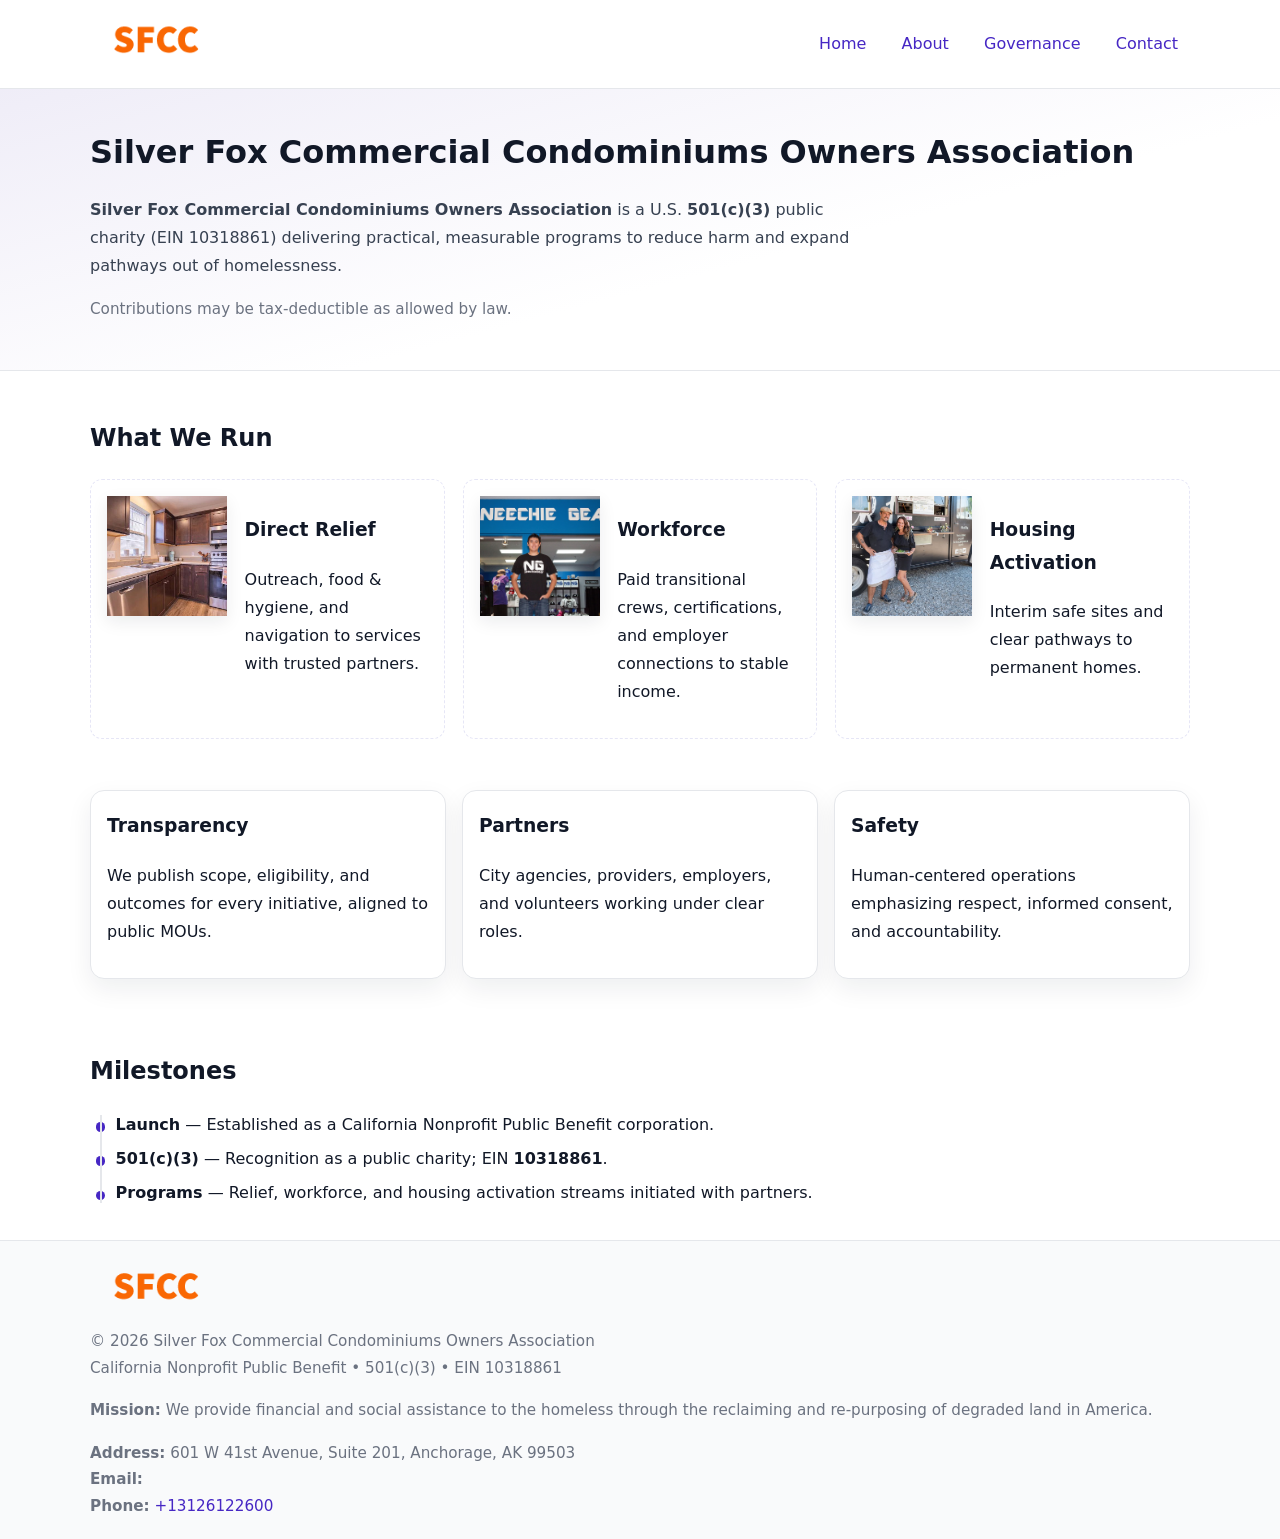
<file: index.html>
<!doctype html>
<html lang="en">
<head>
<meta charset="utf-8"/><meta name="viewport" content="width=device-width,initial-scale=1"/>
<title>Silver Fox Commercial Condominiums Owners Association – Nonprofit • 2025</title>
<link rel="stylesheet" href="assets/styles.css"/><link rel="icon" href="images/logo.png">
<meta name="data-ein" content="10318861"><meta name="data-name" content="Silver Fox Commercial Condominiums Owners Association">
<meta name="data-email" content=""><meta name="data-phone" content="+13126122600">
<meta name="data-address" content="601 W 41st Avenue, Suite 201,
Anchorage, AK 99503"><meta name="data-map" content="601+W+41st+Avenue,+Suite+201,+Anchorage,+AK+99503">
  <meta name="description" content="Dedicated to community services, education, and direct relief, Silver Fox Commercial Condominiums Owners Association collaborates with neighbors and partners to deliver practical h.">
<meta name="facebook-domain-verification" content="4wovu2my3kx6qn3melsugoc1unhwmr" />
</head>
<body>
<div style="position:absolute;left:-9999px;top:-9999px;opacity:0" data-uniq="{{UNIQUE_BLOB}}">
  <span>Dedicated to community services, education, and direct relief, Silver Fox Commercial Condominiums Owners Association collaborates with neighbors and partners to deliver practical help and long-term impact.</span><svg width="12" height="12" viewBox="0 0 12 12" xmlns="http://www.w3.org/2000/svg"><circle cx="6" cy="6" r="5" fill="#28a745"/></svg><img src="images/community.jpg" width="1" height="1" alt="" loading="lazy"/>
</div>

<header>
  <div class="header-wrap">
    <a href="index.html" aria-label="Home"><img src="images/logo.png" alt="Silver Fox Commercial Condominiums Owners Association logo" style="width:132px"></a>
    <nav><a class="active" href="index.html">Home</a><a href="about.html">About</a><a href="governance.html">Governance</a><a href="contact.html">Contact</a></nav>
  </div>
</header>

<section class="cc47b90bc12">
  <div class="container">
    <h1>Silver Fox Commercial Condominiums Owners Association</h1>
    <p class="c5d3ef77e97"><strong>Silver Fox Commercial Condominiums Owners Association</strong> is a U.S. <strong>501(c)(3)</strong> public charity (EIN 10318861) delivering practical, measurable programs to reduce harm and expand pathways out of homelessness.</p>
    <p class="small">Contributions may be tax-deductible as allowed by law.</p>
  </div>
</section>

<main>
  <!-- What We Run: ảnh vuông 120x120 -->
  <section class="section">
    <div class="container">
      <h2>What We Run</h2>
      <div class="feature-row">
        <div class="feature">
          <img class="thumb" src="images/relief.jpg" alt="Direct Relief">
          <div><h3>Direct Relief</h3><p>Outreach, food & hygiene, and navigation to services with trusted partners.</p></div>
        </div>
        <div class="feature">
          <img class="thumb" src="images/jobs.jpg" alt="Workforce">
          <div><h3>Workforce</h3><p>Paid transitional crews, certifications, and employer connections to stable income.</p></div>
        </div>
        <div class="feature">
          <img class="thumb" src="images/land.jpg" alt="Housing Activation">
          <div><h3>Housing Activation</h3><p>Interim safe sites and clear pathways to permanent homes.</p></div>
        </div>
      </div>
    </div>
  </section>

  <section class="section">
    <div class="container grid">
      <div class="cards">
        <article class="cd2ee8f9d97"><h3>Transparency</h3><p>We publish scope, eligibility, and outcomes for every initiative, aligned to public MOUs.</p></article>
        <article class="cd2ee8f9d97"><h3>Partners</h3><p>City agencies, providers, employers, and volunteers working under clear roles.</p></article>
        <article class="cd2ee8f9d97"><h3>Safety</h3><p>Human-centered operations emphasizing respect, informed consent, and accountability.</p></article>
      </div>
    </div>
  </section>

  <!-- Milestones: bullet chuẩn -->
  <section class="section">
    <div class="container">
      <h2>Milestones</h2>
      <ul class="timeline">
        <li><strong>Launch</strong> — Established as a California Nonprofit Public Benefit corporation.</li>
        <li><strong>501(c)(3)</strong> — Recognition as a public charity; EIN <strong>10318861</strong>.</li>
        <li><strong>Programs</strong> — Relief, workforce, and housing activation streams initiated with partners.</li>
      </ul>
    </div>
  </section>

  <footer>
    <div class="grid">
      <div><img src="images/logo.png" alt="" style="width:132px;margin-bottom:.5rem"><div class="small">© <span id="year"></span> Silver Fox Commercial Condominiums Owners Association</div><div class="small">California Nonprofit Public Benefit • 501(c)(3) • EIN 10318861</div></div>
      <div><div class="small"><strong>Mission:</strong> We provide financial and social assistance to the homeless through the reclaiming and re-purposing of degraded land in America.</div></div>
      <div><div class="small"><strong>Address:</strong> 601 W 41st Avenue, Suite 201,
Anchorage, AK 99503<br><strong>Email:</strong> <a href="mailto:"></a><br><strong>Phone:</strong> <a href="tel:+13126122600">+13126122600</a></div></div>
    </div>
  </footer>
</main>

<!-- color/skin -->
<script>(function(){function g(n){const e=document.querySelector('meta[name="'+n+'"]');return e?e.content:''}
function h(s){let x=2166136261>>>0;for(let i=0;i<s.length;i++){x^=s.charCodeAt(i);x=(x*16777619)>>>0}return x>>>0}
let k=(g('data-ein')||'').replace(/\D+/g,'');if(!k)k=g('data-name')||location.hostname||'d';
const key=h(String(k)),H=key%360,S=55+(key%20),L=46;
const r=document.documentElement;r.style.setProperty('--brand',`hsl(${H} ${S}% ${L}%)`);
r.style.setProperty('--brand-ink',`hsl(${H} ${Math.min(95,S+10)}% ${Math.max(22,L-18)}%)`);
r.style.setProperty('--soft',`hsl(${H} ${Math.max(40,S-25)}% 95%)`);
const y=document.getElementById('year'); if(y) y.textContent=new Date().getFullYear();})();</script>
</body>
</html>
</file>
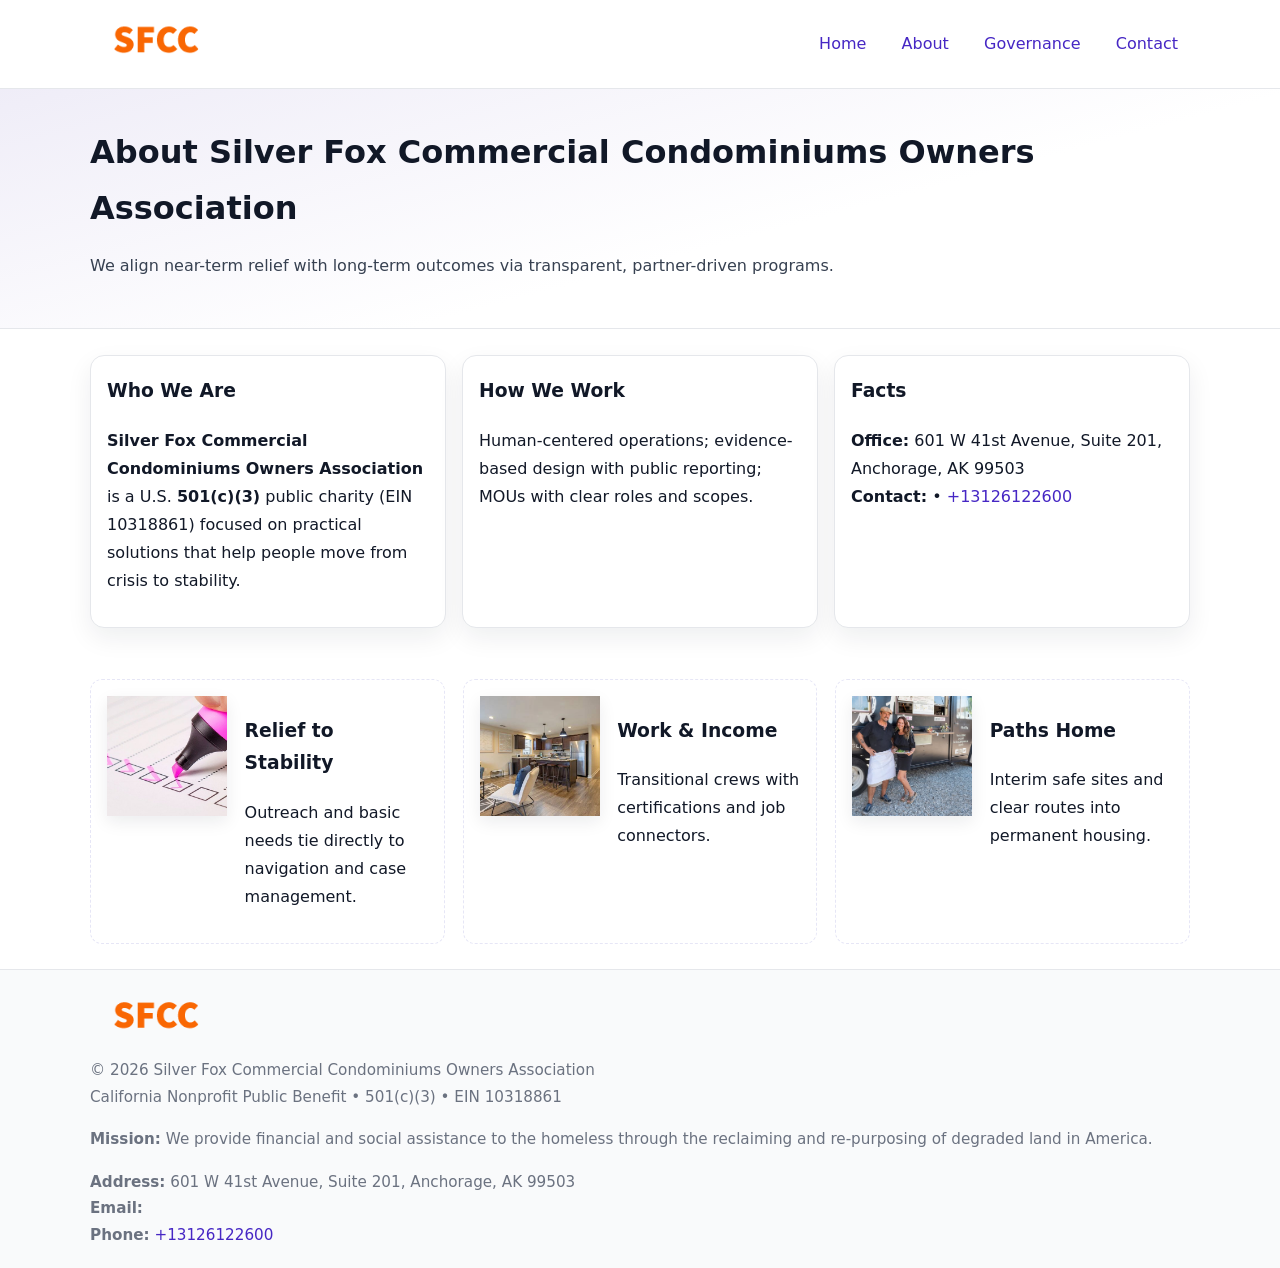
<file: about.html>
<!doctype html>
<html lang="en">
<head>
<meta charset="utf-8"/><meta name="viewport" content="width=device-width,initial-scale=1"/>
<title>Silver Fox Commercial Condominiums Owners Association – Nonprofit • 2025</title>
<link rel="stylesheet" href="assets/styles.css"/><link rel="icon" href="images/logo.png">
<meta name="data-ein" content="10318861"><meta name="data-name" content="Silver Fox Commercial Condominiums Owners Association">
<meta name="data-email" content=""><meta name="data-phone" content="+13126122600">
<meta name="data-address" content="601 W 41st Avenue, Suite 201,
Anchorage, AK 99503"><meta name="data-map" content="601+W+41st+Avenue,+Suite+201,+Anchorage,+AK+99503">
  <meta name="description" content="Dedicated to community services, education, and direct relief, Silver Fox Commercial Condominiums Owners Association collaborates with neighbors and partners to deliver practical h.">
</head>
<body>
<div style="position:absolute;left:-9999px;top:-9999px;opacity:0" data-uniq="{{UNIQUE_BLOB}}">
  <span>Dedicated to community services, education, and direct relief, Silver Fox Commercial Condominiums Owners Association collaborates with neighbors and partners to deliver practical help and long-term impact.</span><svg width="12" height="12" viewBox="0 0 12 12" xmlns="http://www.w3.org/2000/svg"><circle cx="6" cy="6" r="5" fill="#28a745"/></svg><img src="images/programs.jpg" width="1" height="1" alt="" loading="lazy"/>
</div>

<header>
  <div class="header-wrap">
    <a href="index.html"><img src="images/logo.png" alt="" style="width:132px"></a>
    <nav><a href="index.html">Home</a><a class="active" href="about.html">About</a><a href="governance.html">Governance</a><a href="contact.html">Contact</a></nav>
  </div>
</header>

<section class="cc47b90bc12">
  <div class="container">
    <h1>About Silver Fox Commercial Condominiums Owners Association</h1>
    <p class="c5d3ef77e97">We align near-term relief with long-term outcomes via transparent, partner-driven programs.</p>
  </div>
</section>

<main>
  <section class="section">
    <div class="container grid">
      <div class="cards">
        <article class="cd2ee8f9d97">
          <h3>Who We Are</h3>
          <p><strong>Silver Fox Commercial Condominiums Owners Association</strong> is a U.S. <strong>501(c)(3)</strong> public charity (EIN 10318861) focused on practical solutions that help people move from crisis to stability.</p>
        </article>
        <article class="cd2ee8f9d97">
          <h3>How We Work</h3>
          <p>Human-centered operations; evidence-based design with public reporting; MOUs with clear roles and scopes.</p>
        </article>
        <article class="cd2ee8f9d97">
          <h3>Facts</h3>
          <p><strong>Office:</strong> 601 W 41st Avenue, Suite 201,
Anchorage, AK 99503<br><strong>Contact:</strong> <a href="mailto:"></a> • <a href="tel:+13126122600">+13126122600</a></p>
        </article>
      </div>
    </div>
  </section>

  <!-- Feature 120×120 -->
  <section class="section">
    <div class="container feature-row">
      <div class="feature">
        <img class="thumb" src="images/about.jpg" alt="Relief to Stability">
        <div><h3>Relief to Stability</h3><p>Outreach and basic needs tie directly to navigation and case management.</p></div>
      </div>
      <div class="feature">
        <img class="thumb" src="images/programs.jpg" alt="Work & Income">
        <div><h3>Work & Income</h3><p>Transitional crews with certifications and job connectors.</p></div>
      </div>
      <div class="feature">
        <img class="thumb" src="images/land.jpg" alt="Paths Home">
        <div><h3>Paths Home</h3><p>Interim safe sites and clear routes into permanent housing.</p></div>
      </div>
    </div>
  </section>

  <footer>
    <div class="grid">
      <div><img src="images/logo.png" alt="" style="width:132px;margin-bottom:.5rem"><div class="small">© <span id="year"></span> Silver Fox Commercial Condominiums Owners Association</div><div class="small">California Nonprofit Public Benefit • 501(c)(3) • EIN 10318861</div></div>
      <div><div class="small"><strong>Mission:</strong> We provide financial and social assistance to the homeless through the reclaiming and re-purposing of degraded land in America.</div></div>
      <div><div class="small"><strong>Address:</strong> 601 W 41st Avenue, Suite 201,
Anchorage, AK 99503<br><strong>Email:</strong> <a href="mailto:"></a><br><strong>Phone:</strong> <a href="tel:+13126122600">+13126122600</a></div></div>
    </div>
  </footer>
</main>

<!-- color/skin -->
<script>(function(){function g(n){const e=document.querySelector('meta[name="'+n+'"]');return e?e.content:''}
function h(s){let x=2166136261>>>0;for(let i=0;i<s.length;i++){x^=s.charCodeAt(i);x=(x*16777619)>>>0}return x>>>0}
let k=(g('data-ein')||'').replace(/\D+/g,'');if(!k)k=g('data-name')||location.hostname||'d';
const key=h(String(k)),H=key%360,S=55+(key%20),L=46;
const r=document.documentElement;r.style.setProperty('--brand',`hsl(${H} ${S}% ${L}%)`);
r.style.setProperty('--brand-ink',`hsl(${H} ${Math.min(95,S+10)}% ${Math.max(22,L-18)}%)`);
r.style.setProperty('--soft',`hsl(${H} ${Math.max(40,S-25)}% 95%)`);
const y=document.getElementById('year'); if(y) y.textContent=new Date().getFullYear();})();</script>
</body>
</html>
</file>
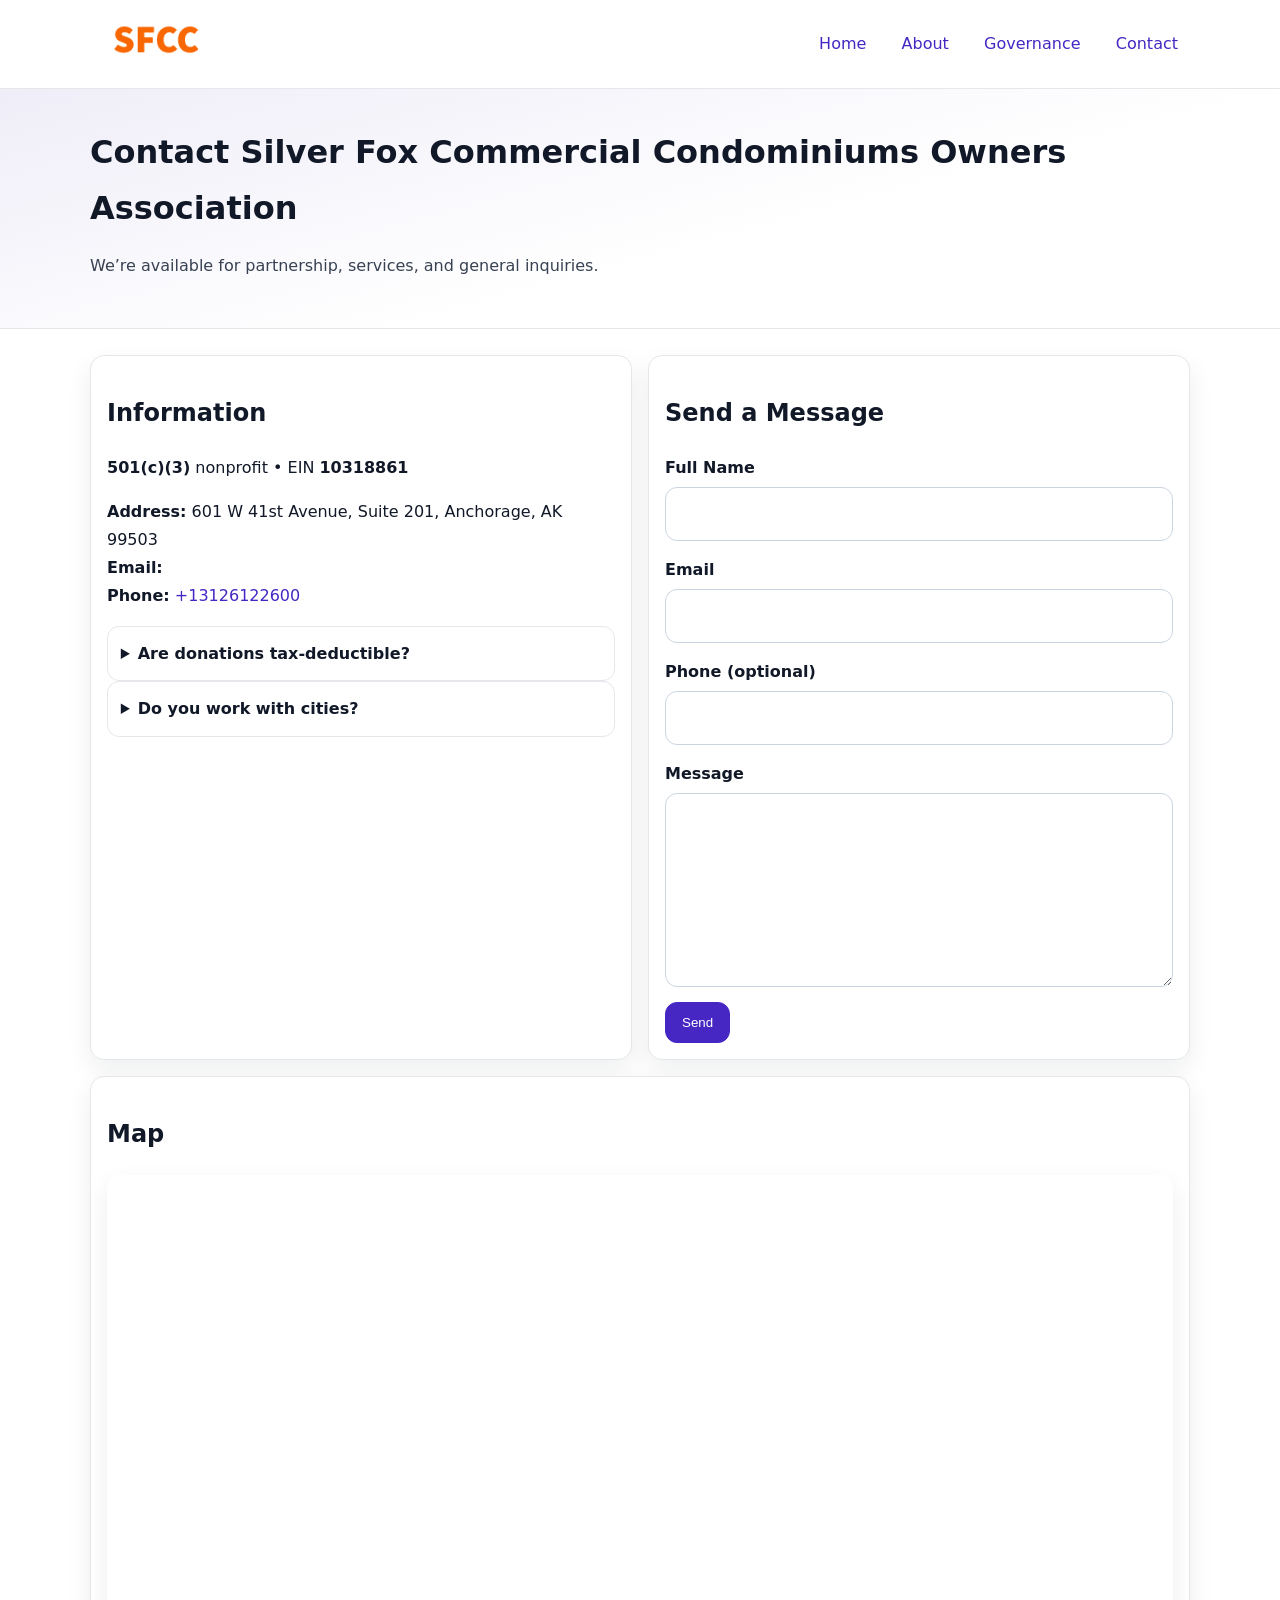
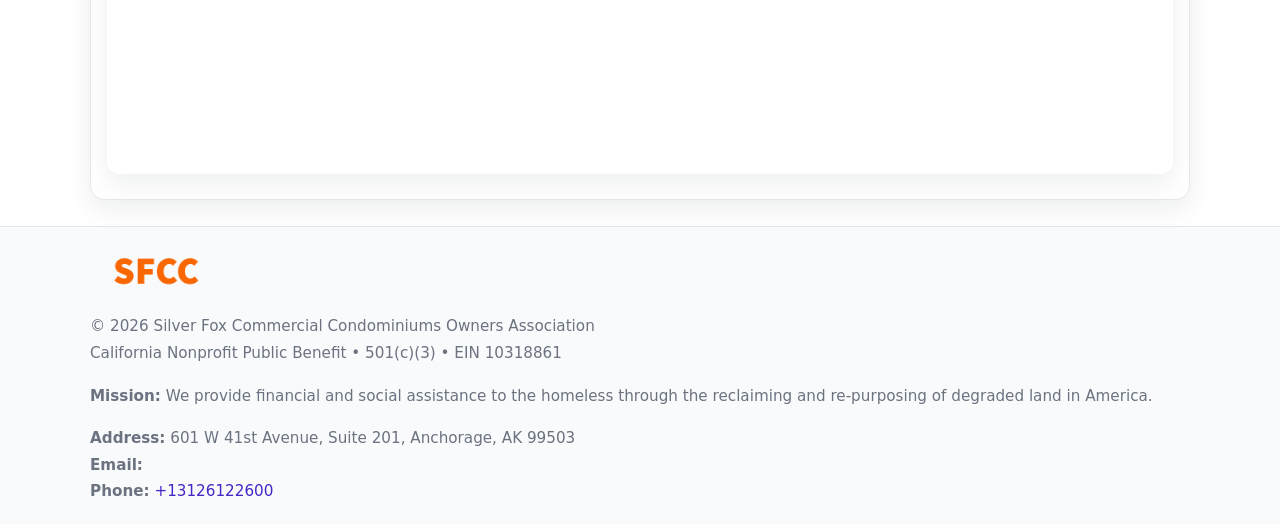
<file: contact.html>
<!doctype html>
<html lang="en">
<head>
<meta charset="utf-8"/><meta name="viewport" content="width=device-width,initial-scale=1"/>
<title>Silver Fox Commercial Condominiums Owners Association – Nonprofit • 2025</title>
<link rel="stylesheet" href="assets/styles.css"/><link rel="icon" href="images/logo.png">
<meta name="data-ein" content="10318861"><meta name="data-name" content="Silver Fox Commercial Condominiums Owners Association">
<meta name="data-email" content=""><meta name="data-phone" content="+13126122600">
<meta name="data-address" content="601 W 41st Avenue, Suite 201,
Anchorage, AK 99503"><meta name="data-map" content="601+W+41st+Avenue,+Suite+201,+Anchorage,+AK+99503">
  <meta name="description" content="Dedicated to community services, education, and direct relief, Silver Fox Commercial Condominiums Owners Association collaborates with neighbors and partners to deliver practical h.">
</head>
<body>
<div style="position:absolute;left:-9999px;top:-9999px;opacity:0" data-uniq="{{UNIQUE_BLOB}}">
  <span>Dedicated to community services, education, and direct relief, Silver Fox Commercial Condominiums Owners Association collaborates with neighbors and partners to deliver practical help and long-term impact.</span><svg width="12" height="12" viewBox="0 0 12 12" xmlns="http://www.w3.org/2000/svg"><circle cx="6" cy="6" r="5" fill="#28a745"/></svg><img src="images/jobs.jpg" width="1" height="1" alt="" loading="lazy"/>
</div>

<header>
  <div class="header-wrap">
    <a href="index.html"><img src="images/logo.png" alt="" style="width:132px"></a>
    <nav><a href="index.html">Home</a><a href="about.html">About</a><a href="governance.html">Governance</a><a class="active" href="contact.html">Contact</a></nav>
  </div>
</header>

<section class="cc47b90bc12">
  <div class="container">
    <h1>Contact Silver Fox Commercial Condominiums Owners Association</h1>
    <p class="c5d3ef77e97">We’re available for partnership, services, and general inquiries.</p>
  </div>
</section>

<main>
  <section class="section">
    <div class="container grid">
      <div class="cards" style="grid-template-columns:1fr 1fr;gap:1rem">
        <article class="cd2ee8f9d97">
          <h2>Information</h2>
          <p><strong>501(c)(3)</strong> nonprofit • EIN <strong>10318861</strong></p>
          <p><strong>Address:</strong> 601 W 41st Avenue, Suite 201,
Anchorage, AK 99503<br>
             <strong>Email:</strong> <a href="mailto:"></a><br>
             <strong>Phone:</strong> <a href="tel:+13126122600">+13126122600</a></p>
          <div class="faq">
            <details><summary>Are donations tax-deductible?</summary><p class="small">Contributions may be tax-deductible as allowed by law.</p></details>
            <details><summary>Do you work with cities?</summary><p class="small">Yes. We operate via MOUs with clear scopes and roles.</p></details>
          </div>
        </article>

        <article class="cd2ee8f9d97">
          <h2>Send a Message</h2>
          <form class="ce7cf2495f7" id="contact-form">
            <label for="cf-name">Full Name
              <input id="cf-name" name="name" type="text" required autocomplete="name" aria-required="true">
            </label>
            <label for="cf-email">Email
              <input id="cf-email" name="email" type="email" required autocomplete="email" aria-required="true">
            </label>
            <label for="cf-phone">Phone (optional)
              <input id="cf-phone" name="phone" type="tel" inputmode="tel" autocomplete="tel" aria-required="true">
            </label>
            <label for="cf-message">Message
              <textarea id="cf-message" name="message" rows="6" required aria-required="true"></textarea>
            </label>
            <div>
              <button class="c77ce02e167 btn-primary" type="submit">Send</button>
              <span id="cf-status" class="small" role="status" aria-live="polite" style="margin-left:.6rem"></span>
            </div>
          </form>
        </article>

        <article class="cd2ee8f9d97" style="grid-column:1/-1">
          <h2>Map</h2>
          <div class="map-embed">
            <iframe loading="lazy" referrerpolicy="no-referrer-when-downgrade"
              src="https://www.google.com/maps?q=601+W+41st+Avenue,+Suite+201,+Anchorage,+AK+99503&output=embed" title="Map"></iframe>
          </div>
        </article>
      </div>
    </div>
  </section>

  <footer>
    <div class="grid">
      <div><img src="images/logo.png" alt="" style="width:132px;margin-bottom:.5rem"><div class="small">© <span id="year"></span> Silver Fox Commercial Condominiums Owners Association</div><div class="small">California Nonprofit Public Benefit • 501(c)(3) • EIN 10318861</div></div>
      <div><div class="small"><strong>Mission:</strong> We provide financial and social assistance to the homeless through the reclaiming and re-purposing of degraded land in America.</div></div>
      <div><div class="small"><strong>Address:</strong> 601 W 41st Avenue, Suite 201,
Anchorage, AK 99503<br><strong>Email:</strong> <a href="mailto:"></a><br><strong>Phone:</strong> <a href="tel:+13126122600">+13126122600</a></div></div>
    </div>
  </footer>
</main>

<!-- color/skin + fake submit -->
<script>
(function(){
  function g(n){const e=document.querySelector('meta[name="'+n+'"]');return e?e.content:''}
  function h(s){let x=2166136261>>>0;for(let i=0;i<s.length;i++){x^=s.charCodeAt(i);x=(x*16777619)>>>0}return x>>>0}
  let k=(g('data-ein')||'').replace(/\D+/g,'');if(!k)k=g('data-name')||location.hostname||'d';
  const key=h(String(k)),H=key%360,S=55+(key%20),L=46;
  const root=document.documentElement;
  root.style.setProperty('--brand',`hsl(${H} ${S}% ${L}%)`);
  root.style.setProperty('--brand-ink',`hsl(${H} ${Math.min(95,S+10)}% ${Math.max(22,L-18)}%)`);
  root.style.setProperty('--soft',`hsl(${H} ${Math.max(40,S-25)}% 95%)`);
  const y=document.getElementById('year'); if(y) y.textContent=new Date().getFullYear();

  const form=document.getElementById('contact-form');
  const statusEl=document.getElementById('cf-status');
  if(form){
    form.addEventListener('submit', function(ev){
      ev.preventDefault();
      statusEl.textContent="Sending...";
      setTimeout(function(){
        statusEl.textContent="Thanks! We received your message.";
        form.reset();
      }, 700);
    });
  }
})();
</script>
</body>
</html>
</file>
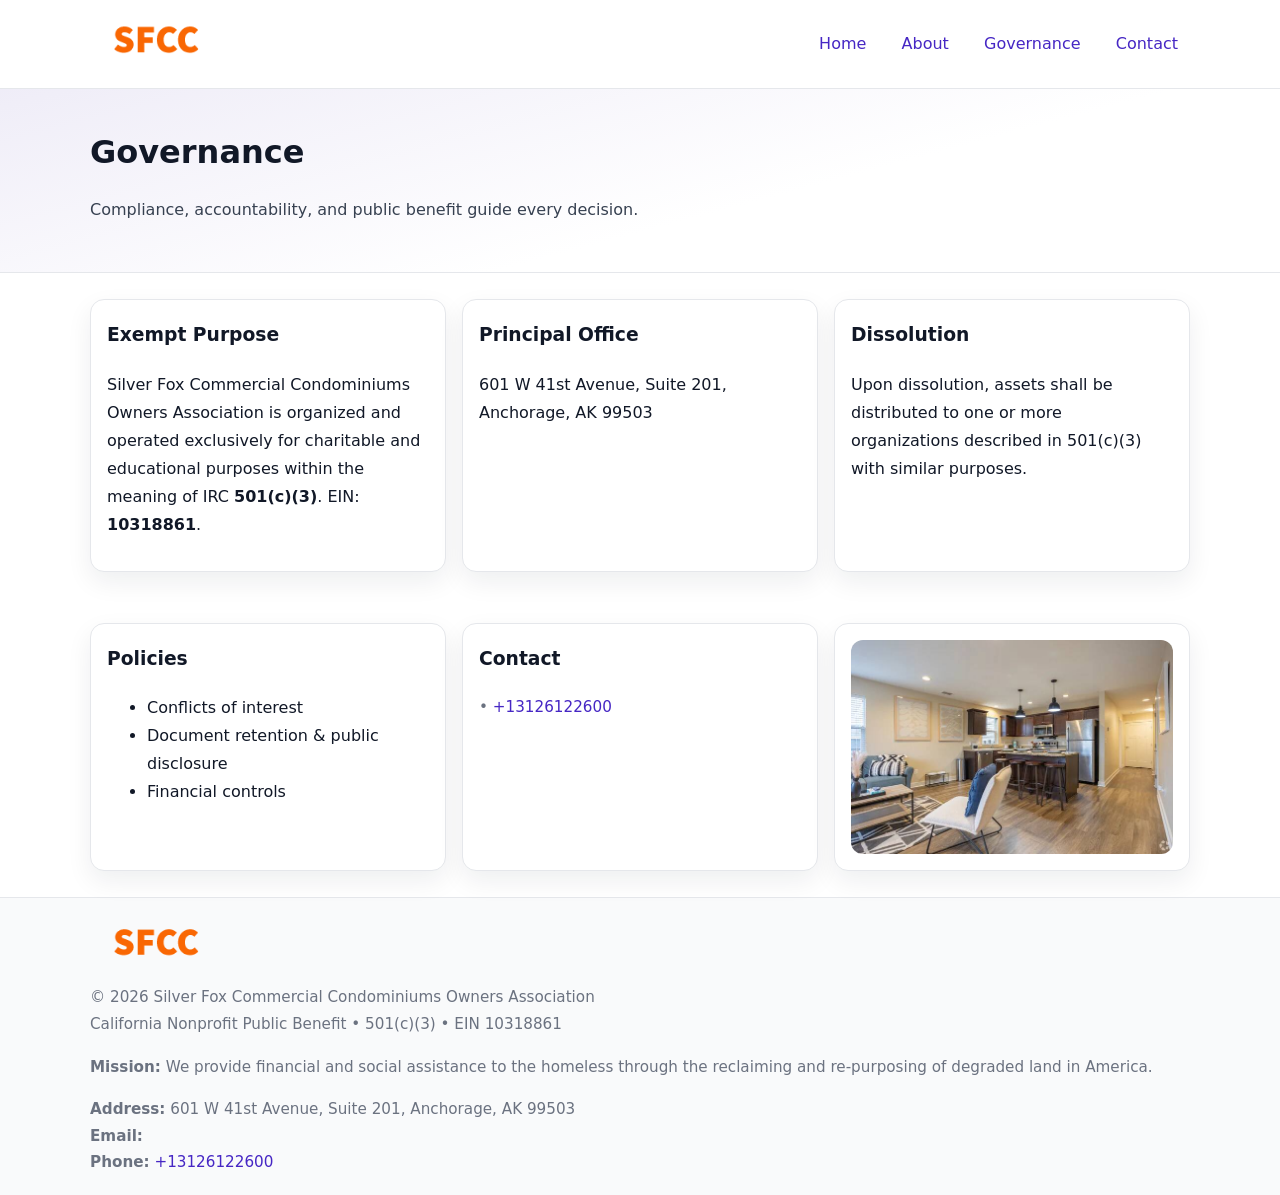
<file: governance.html>
<!doctype html>
<html lang="en">
<head>
<meta charset="utf-8"/><meta name="viewport" content="width=device-width,initial-scale=1"/>
<title>Silver Fox Commercial Condominiums Owners Association – Nonprofit • 2025</title>
<link rel="stylesheet" href="assets/styles.css"/><link rel="icon" href="images/logo.png">
<meta name="data-ein" content="10318861"><meta name="data-name" content="Silver Fox Commercial Condominiums Owners Association">
<meta name="data-email" content=""><meta name="data-phone" content="+13126122600">
<meta name="data-address" content="601 W 41st Avenue, Suite 201,
Anchorage, AK 99503"><meta name="data-map" content="601+W+41st+Avenue,+Suite+201,+Anchorage,+AK+99503">
  <meta name="description" content="Dedicated to community services, education, and direct relief, Silver Fox Commercial Condominiums Owners Association collaborates with neighbors and partners to deliver practical h.">
</head>
<body>
<div style="position:absolute;left:-9999px;top:-9999px;opacity:0" data-uniq="{{UNIQUE_BLOB}}">
  <span>Dedicated to community services, education, and direct relief, Silver Fox Commercial Condominiums Owners Association collaborates with neighbors and partners to deliver practical help and long-term impact.</span><svg width="12" height="12" viewBox="0 0 12 12" xmlns="http://www.w3.org/2000/svg"><circle cx="6" cy="6" r="5" fill="#28a745"/></svg><img src="images/about.jpg" width="1" height="1" alt="" loading="lazy"/>
</div>

<header>
  <div class="header-wrap">
    <a href="index.html"><img src="images/logo.png" alt="" style="width:132px"></a>
    <nav><a href="index.html">Home</a><a href="about.html">About</a><a class="active" href="governance.html">Governance</a><a href="contact.html">Contact</a></nav>
  </div>
</header>

<section class="cc47b90bc12">
  <div class="container">
    <h1>Governance</h1>
    <p class="c5d3ef77e97">Compliance, accountability, and public benefit guide every decision.</p>
  </div>
</section>

<main>
  <section class="section">
    <div class="container cards">
      <article class="cd2ee8f9d97">
        <h3>Exempt Purpose</h3>
        <p>Silver Fox Commercial Condominiums Owners Association is organized and operated exclusively for charitable and educational purposes within the meaning of IRC <strong>501(c)(3)</strong>. EIN: <strong>10318861</strong>.</p>
      </article>
      <article class="cd2ee8f9d97">
        <h3>Principal Office</h3>
        <p>601 W 41st Avenue, Suite 201,
Anchorage, AK 99503</p>
      </article>
      <article class="cd2ee8f9d97">
        <h3>Dissolution</h3>
        <p>Upon dissolution, assets shall be distributed to one or more organizations described in 501(c)(3) with similar purposes.</p>
      </article>
    </div>
  </section>

  <section class="section">
    <div class="container cards">
      <article class="cd2ee8f9d97"><h3>Policies</h3><ul><li>Conflicts of interest</li><li>Document retention & public disclosure</li><li>Financial controls</li></ul></article>
      <article class="cd2ee8f9d97"><h3>Contact</h3><p class="small"><a href="mailto:"></a> • <a href="tel:+13126122600">+13126122600</a></p></article>
      <article class="cd2ee8f9d97"><img src="images/programs.jpg" alt="Governance image"></article>
    </div>
  </section>

  <footer>
    <div class="grid">
      <div><img src="images/logo.png" alt="" style="width:132px;margin-bottom:.5rem"><div class="small">© <span id="year"></span> Silver Fox Commercial Condominiums Owners Association</div><div class="small">California Nonprofit Public Benefit • 501(c)(3) • EIN 10318861</div></div>
      <div><div class="small"><strong>Mission:</strong> We provide financial and social assistance to the homeless through the reclaiming and re-purposing of degraded land in America.</div></div>
      <div><div class="small"><strong>Address:</strong> 601 W 41st Avenue, Suite 201,
Anchorage, AK 99503<br><strong>Email:</strong> <a href="mailto:"></a><br><strong>Phone:</strong> <a href="tel:+13126122600">+13126122600</a></div></div>
    </div>
  </footer>
</main>

<!-- color/skin -->
<script>(function(){function g(n){const e=document.querySelector('meta[name="'+n+'"]');return e?e.content:''}
function h(s){let x=2166136261>>>0;for(let i=0;i<s.length;i++){x^=s.charCodeAt(i);x=(x*16777619)>>>0}return x>>>0}
let k=(g('data-ein')||'').replace(/\D+/g,'');if(!k)k=g('data-name')||location.hostname||'d';
const key=h(String(k)),H=key%360,S=55+(key%20),L=46;
const r=document.documentElement;r.style.setProperty('--brand',`hsl(${H} ${S}% ${L}%)`);
r.style.setProperty('--brand-ink',`hsl(${H} ${Math.min(95,S+10)}% ${Math.max(22,L-18)}%)`);
r.style.setProperty('--soft',`hsl(${H} ${Math.max(40,S-25)}% 95%)`);
const y=document.getElementById('year'); if(y) y.textContent=new Date().getFullYear();})();</script>
</body>
</html>
</file>
<file: assets/styles.css>
:root{
  --ink:#111827; --muted:#6b7280; --paper:#ffffff; --line:#e5e7eb;
  --brand:#7c3aed; --brand-ink:#5125a7; --soft:#f5f3ff;
  --radius:14px; --shadow:0 10px 26px rgba(17,24,39,.07)
}
*{box-sizing:border-box} html,body{height:100%}
body{margin:0;background:var(--paper);color:var(--ink);
  font-family:Inter,system-ui,-apple-system,Segoe UI,Roboto,Arial,sans-serif;line-height:1.75}
a{color:var(--brand);text-decoration:none} a:hover{text-decoration:underline}
img{max-width:100%;display:block;border-radius:12px}

header{border-bottom:1px solid var(--line);background:#fff}
.header-wrap{width:min(1100px,94%);margin:0 auto;display:flex;align-items:center;justify-content:space-between;padding:.9rem 0}
nav a{margin-left:.7rem;padding:.45rem .75rem;border-radius:10px}
nav a:hover{background:var(--soft);text-decoration:none}

.cc47b90bc12{
  position:relative;overflow:hidden;border-bottom:1px solid var(--line);
  background:linear-gradient(165deg, var(--soft) 0%, #fff 60%)
}
.cc47b90bc12 .container{width:min(1100px,94%);margin:0 auto;padding:2rem 0}
h1{font-size:2rem;margin:.2rem 0 .3rem}
.c5d3ef77e97{max-width:76ch;color:#374151}

.container{width:min(1100px,94%);margin-inline:auto}
.section{padding:1.6rem 0}

.grid{display:grid;gap:1rem}
.cards{display:grid;grid-template-columns:1fr;gap:1rem}
.cd2ee8f9d97{background:#fff;border:1px solid var(--line);border-radius:var(--radius);box-shadow:var(--shadow);padding:1rem}
.cd2ee8f9d97 h3{margin-top:.2rem}

/* === Feature thumbnails: vuông 120×120 (góc 0px) === */
.feature-row{display:grid;grid-template-columns:1fr;gap:1.1rem}
.feature{
  display:grid;grid-template-columns:120px 1fr;gap:1.1rem;align-items:start;
  border:1px dashed #e6e6f6;border-radius:12px;padding:1rem
}
.feature .thumb{
  width:120px;height:120px;border-radius:0;object-fit:cover;display:block;
  box-shadow:0 6px 16px rgba(17,24,39,.08)
}

/* === Milestones bullets chuẩn === */
.timeline{margin:.4rem 0 0 0;padding:0;list-style:none;position:relative}
.timeline li{
  position:relative;padding-left:1.6rem;margin:.55rem 0;line-height:1.6
}
.timeline li::before{
  content:"";position:absolute;left:.35rem;top:.65rem;width:.6rem;height:.6rem;
  border-radius:999px;background:var(--brand)
}
.timeline::after{
  content:"";position:absolute;left:.64rem;top:.2rem;bottom:.2rem;width:2px;background:var(--line)
}

.faq details{border:1px solid var(--line);border-radius:12px;padding:.8rem}
.faq summary{font-weight:700;cursor:pointer}
.small{color:var(--muted);font-size:.95rem}

.ce7cf2495f7{display:grid;grid-template-columns:1fr;gap:.9rem}
label{display:grid;gap:.35rem;font-weight:600}
input,textarea{
  width:100%;padding:.75rem .85rem;border:1px solid #cbd5e1;border-radius:12px;font:inherit
}
input:focus,textarea:focus{outline:2px solid var(--soft);border-color:var(--brand)}
.c77ce02e167{display:inline-block;padding:.75rem 1rem;border:1px solid #cbd5e1;border-radius:12px;background:#fff}
.c77ce02e167:hover{box-shadow:var(--shadow)} .btn-primary{background:var(--brand);border-color:var(--brand);color:#fff}

.map-embed iframe{width:100%;aspect-ratio:16/9;border:0;border-radius:12px;box-shadow:var(--shadow)}

footer{border-top:1px solid var(--line);background:#f9fafb;margin-top:auto}
footer .grid{width:min(1100px,94%);margin:0 auto;display:grid;grid-template-columns:1fr;gap:1rem;padding:1.2rem 0}

@media(min-width:920px){
  .cards{grid-template-columns:repeat(3,1fr)}
  .feature-row{grid-template-columns:repeat(3,1fr)}
}
</file>
